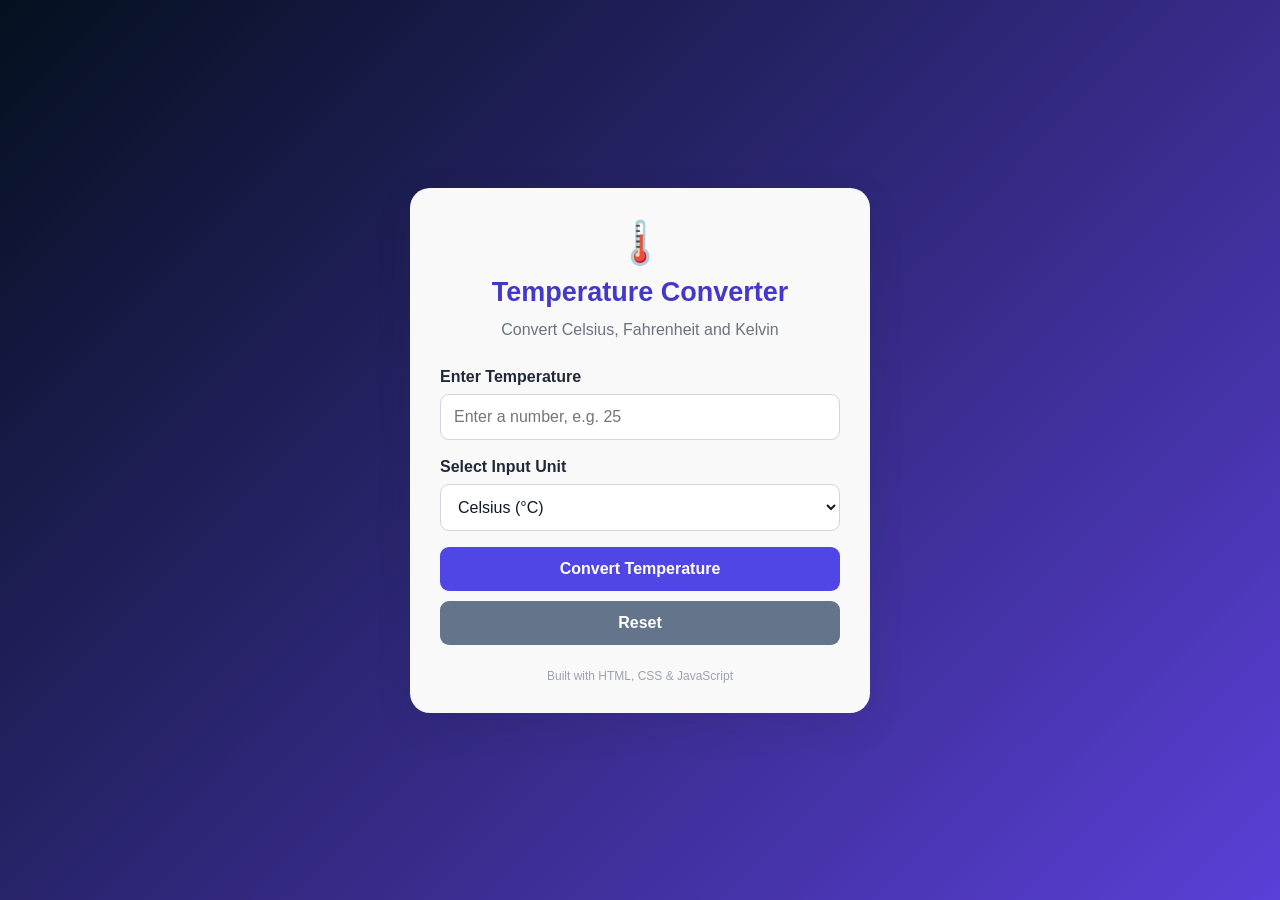
<file: WebDev-L1-TemperatureConverter/index.html>
<!DOCTYPE html>
<html lang="en">
<head>
    <meta charset="UTF-8">
    <meta name="viewport" content="width=device-width, initial-scale=1.0">
    <title>Temperature Converter</title>
    <link rel="stylesheet" href="style.css">
    <script src="script.js" defer></script>
</head>
<body>
    <main class="container">
        <div class="icon">🌡️</div>
        <h1>Temperature Converter</h1>
        <p class="subtitle">
            Convert Celsius, Fahrenheit and Kelvin
        </p>
        <form id="converterForm" novalidate>
            <label for="temperature">Enter Temperature</label>
            <input
                type="text"
                inputmode="decimal"
                id="temperature"
                placeholder="Enter a number, e.g. 25"
                autocomplete="off"
                aria-describedby="error"
            >
            <label for="unit">Select Input Unit</label>
            <select id="unit">
                <option value="C">Celsius (°C)</option>
                <option value="F">Fahrenheit (°F)</option>
                <option value="K">Kelvin (K)</option>
            </select>
            <p id="error" role="alert" aria-live="polite"></p>
            <button type="submit">Convert Temperature</button>
            <button type="button" id="resetBtn" class="reset-btn">
                Reset
            </button>
        </form>
        <section id="results" class="results" aria-live="polite" hidden>
            <h2>Conversion Results</h2>
            <div class="result-item">
                <span>Celsius</span>
                <strong id="celsius">--</strong>
            </div>
            <div class="result-item">
                <span>Fahrenheit</span>
                <strong id="fahrenheit">--</strong>
            </div>
            <div class="result-item">
                <span>Kelvin</span>
                <strong id="kelvin">--</strong>
            </div>
        </section>
        <footer>Built with HTML, CSS & JavaScript</footer>
    </main>
</body>
</html>
</file>
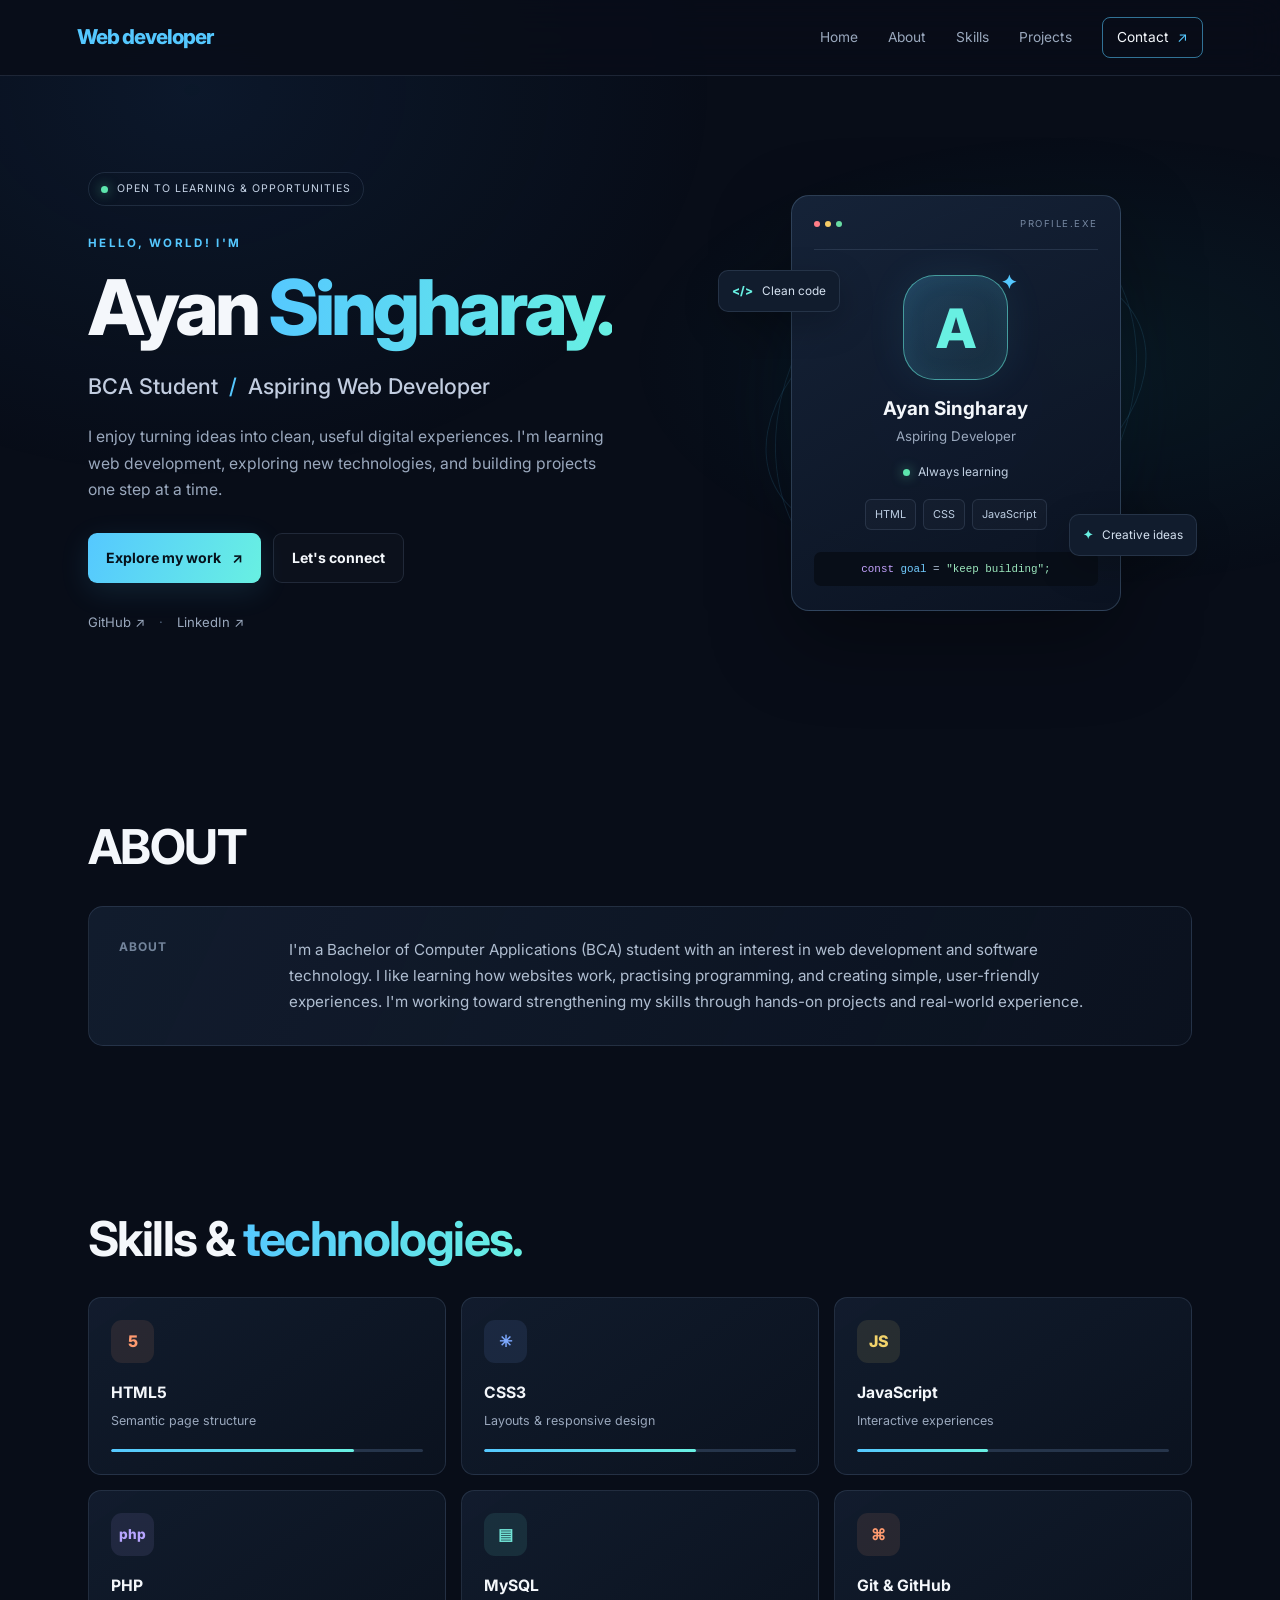
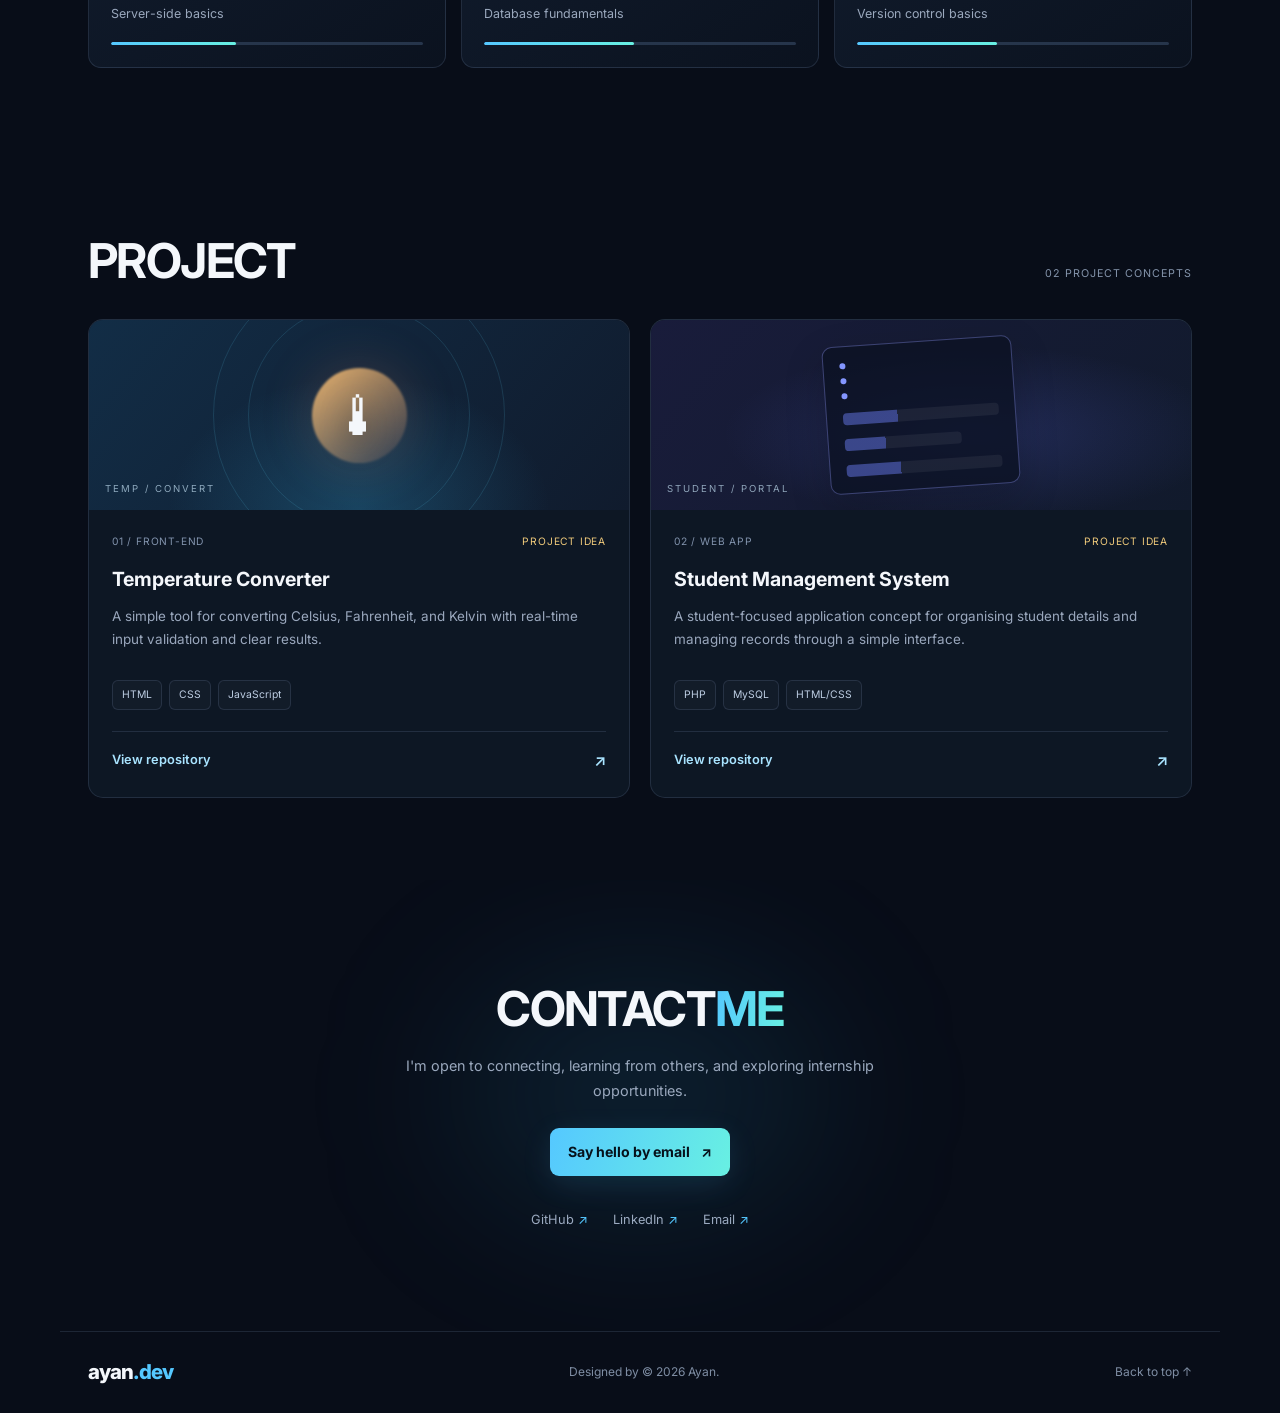
<file: WebDev-L1-PersonalPortfolio/ayan_portfolio/index.html>
<!DOCTYPE html>
<html lang="en">
<head>
  <meta charset="UTF-8">
  <meta name="viewport" content="width=device-width, initial-scale=1.0">
  <meta name="description" content="Ayan's personal portfolio website — skills, projects, and contact information.">
  <title>Ayan | Developer Portfolio</title>
  <link rel="preconnect" href="https://fonts.googleapis.com">
  <link rel="preconnect" href="https://fonts.gstatic.com" crossorigin>
  <link href="https://fonts.googleapis.com/css2?family=Inter:wght@400;500;600;700;800&display=swap" rel="stylesheet">
  <link rel="stylesheet" href="style.css">
</head>
<body>
  <header class="site-header">
    <a class="logo" href="#home" aria-label="Ayan Dev home"><span>Web developer</span></a>
    <button class="menu-toggle" id="menuToggle" aria-label="Open navigation" aria-expanded="false">☰</button>
    <nav class="nav" id="navMenu" aria-label="Main navigation">
      <a href="#home">Home</a>
      <a href="#about">About</a>
      <a href="#skills">Skills</a>
      <a href="#projects">Projects</a>
      <a class="nav-cta" href="#contact">Contact <span aria-hidden="true">↗</span></a>
    </nav>
  </header>
  <main>
    <section class="hero section-wrap" id="home">
      <div class="hero-copy">
        <div class="availability"><span class="pulse-dot"></span> OPEN TO LEARNING & OPPORTUNITIES</div>
        <p class="eyebrow">HELLO, WORLD! I'M</p>
        <h1>Ayan <span class="gradient-text">Singharay.</span></h1>
        <h2>BCA Student <span class="separator">/</span> Aspiring Web Developer</h2>
        <p class="hero-intro">I enjoy turning ideas into clean, useful digital experiences. I'm learning web development, exploring new technologies, and building projects one step at a time.</p>
        <div class="hero-actions">
          <a class="button button-primary" href="#projects">Explore my work <span aria-hidden="true">↗</span></a>
          <a class="button button-secondary" href="#contact">Let's connect</a>
        </div>
        <div class="social-row">
          <a href="https://github.com/YOUR_USERNAME" target="_blank" rel="noopener noreferrer">GitHub ↗</a>
          <span class="social-divider">·</span>
          <a href="https://www.linkedin.com/in/YOUR_USERNAME/" target="_blank" rel="noopener noreferrer">LinkedIn ↗</a>
        </div>
      </div>
      <div class="hero-visual" aria-label="Developer profile card">
        <div class="orbit orbit-one"></div>
        <div class="orbit orbit-two"></div>
        <div class="profile-card">
          <div class="card-top"><span class="window-dots"><i></i><i></i><i></i></span><span class="card-label">PROFILE.EXE</span></div>
          <div class="avatar">A<span class="avatar-spark">✦</span></div>
          <h3>Ayan Singharay</h3>
          <p class="profile-role">Aspiring Developer</p>
          <div class="profile-status"><span class="pulse-dot"></span> Always learning</div>
          <div class="profile-tags"><span>HTML</span><span>CSS</span><span>JavaScript</span></div>
          <div class="code-line"><span class="code-purple">const</span> <span class="code-blue">goal</span> = <span class="code-green">"keep building";</span></div>
        </div>
        <div class="floating-chip chip-code"><span>&lt;/&gt;</span> Clean code</div>
        <div class="floating-chip chip-light"><span>✦</span> Creative ideas</div>
      </div>
    </section>

    <section class="section-wrap section-block" id="about">
      <div class="section-heading">
        <h2>ABOUT<span class="gradient-text"ME</span></h2>
      </div>
      <div class="about-panel">
        <div class="about-mark"><span>ABOUT</span></div>
        <p>I'm a Bachelor of Computer Applications (BCA) student with an interest in web development and software technology. I like learning how websites work, practising programming, and creating simple, user-friendly experiences. I'm working toward strengthening my skills through hands-on projects and real-world experience.</p>
      </div>
    </section>
    <section class="section-wrap section-block" id="skills">
      <div class="section-heading">
        <h2>Skills & <span class="gradient-text">technologies.</span></h2>
      </div>
      <div class="skills-grid">
        <article class="skill-card"><div class="skill-icon icon-html">5</div><h3>HTML5</h3><p>Semantic page structure</p><div class="skill-track"><span style="width:78%"></span></div></article>
        <article class="skill-card"><div class="skill-icon icon-css">✳</div><h3>CSS3</h3><p>Layouts & responsive design</p><div class="skill-track"><span style="width:68%"></span></div></article>
        <article class="skill-card"><div class="skill-icon icon-js">JS</div><h3>JavaScript</h3><p>Interactive experiences</p><div class="skill-track"><span style="width:42%"></span></div></article>
        <article class="skill-card"><div class="skill-icon icon-php">php</div><h3>PHP</h3><p>Server-side basics</p><div class="skill-track"><span style="width:40%"></span></div></article>
        <article class="skill-card"><div class="skill-icon icon-db">▤</div><h3>MySQL</h3><p>Database fundamentals</p><div class="skill-track"><span style="width:48%"></span></div></article>
        <article class="skill-card"><div class="skill-icon icon-git">⌘</div><h3>Git & GitHub</h3><p>Version control basics</p><div class="skill-track"><span style="width:45%"></span></div></article>
      </div>
    </section>
    <section class="section-wrap section-block" id="projects">
      <div class="section-heading project-heading">
        <div><h2>PROJECT<span class="gradient-text"></span></h2></div>
        <span class="project-count">02 PROJECT CONCEPTS</span>
      </div>
      <div class="projects-grid">
        <article class="project-card">
          <div class="project-art temp-art"><div class="art-sun"></div><div class="thermo">🌡</div><span class="art-label">TEMP / CONVERT</span></div>
          <div class="project-body">
            <div class="project-meta"><span>01 / FRONT-END</span><span class="project-status">PROJECT IDEA</span></div>
            <h3>Temperature Converter</h3>
            <p>A simple tool for converting Celsius, Fahrenheit, and Kelvin with real-time input validation and clear results.</p>
            <div class="tag-list"><span>HTML</span><span>CSS</span><span>JavaScript</span></div>
            <a class="project-link" href="https://github.com/YOUR_USERNAME/temperature-converter" target="_blank" rel="noopener noreferrer">View repository <span>↗</span></a>
          </div>
        </article>
        <article class="project-card">
          <div class="project-art student-art"><div class="student-window"><span></span><span></span><span></span><div class="fake-row"></div><div class="fake-row short"></div><div class="fake-row"></div></div><span class="art-label">STUDENT / PORTAL</span></div>
          <div class="project-body">
            <div class="project-meta"><span>02 / WEB APP</span><span class="project-status">PROJECT IDEA</span></div>
            <h3>Student Management System</h3>
            <p>A student-focused application concept for organising student details and managing records through a simple interface.</p>
            <div class="tag-list"><span>PHP</span><span>MySQL</span><span>HTML/CSS</span></div>
            <a class="project-link" href="https://github.com/YOUR_USERNAME/student-management-system" target="_blank" rel="noopener noreferrer">View repository <span>↗</span></a>
          </div>
        </article>
      </div>
    </section>
    <section class="section-wrap section-block contact-section" id="contact">
      <div class="contact-glow"></div>
      <h2>CONTACT<span></span><span class="gradient-text"></b>ME</span></h2>
      <p class="contact-intro">I'm open to connecting, learning from others, and exploring internship opportunities.</p>
      <a class="button button-primary contact-button" href="mailto:ayansingharay190@gmail.com">Say hello by email <span aria-hidden="true">↗</span></a>
      <div class="contact-links">
        <a href="https://github.com/ayan2924">GitHub <span>↗</span></a>
        <a href="https://www.linkedin.com/in/ayan-singharay-03389a301?utm_source=share_via&utm_content=profile&utm_medium=member_android">LinkedIn <span>↗</span></a>
        <a href="mailto:ayansingharay190@gmail.com">Email <span>↗</span></a>
  </a>
      </div>
    </section>
  </main>
  <footer class="site-footer">
    <a class="logo" href="#home">ayan<span>.dev</span></a>
    <p>Designed by © <span id="year"></span> Ayan.</p>
    <a href="#home" class="back-top">Back to top ↑</a>
  </footer>
  <script src="script.js"></script>
</body>
</html>
</file>
<file: WebDev-L1-TemperatureConverter/style.css>
* {
    box-sizing: border-box;
}
body {
    margin: 0;
    min-height: 100vh;
    padding: 24px;
    display: flex;
    align-items: center;
    justify-content: center;
    font-family: Arial, Helvetica, sans-serif;
    background: linear-gradient(135deg, #04101e, #5b3fd7);
    color: #1f2937;
}
.container {
    width: 100%;
    max-width: 460px;
    padding: 30px;
    background: #faf9f9;
    border-radius: 20px;
    box-shadow: 0 12px 35px rgba(31, 41, 55, 0.13);
}
.icon {
    text-align: center;
    font-size: 42px;
    margin-bottom: 10px;
}
h1 {
    text-align: center;
    font-size: 27px;
    color: #4338ca;
    margin: 0 0 10px;
}
.subtitle {
    text-align: center;
    color: #6b7280;
    line-height: 1.5;
    margin: 0 0 26px;
}
label {
    display: block;
    margin: 18px 0 8px;
    font-weight: 600;
}
input,
select {
    width: 100%;
    padding: 13px;
    border: 1px solid #d1d5db;
    border-radius: 9px;
    font-size: 16px;
    background: white;
    color: #111827;
}
input:focus,
select:focus {
    outline: 2px solid #818cf8;
    border-color: #4f46e5;
}
input.invalid,
select.invalid {
    border-color: #dc2626;
}
#error {
    min-height: 0;
    margin: 8px 0 0;
    font-size: 14px;
    line-height: 1.5;
    color: #dc2626;
}
#error:empty {
    display: none;
}
button {
    width: 100%;
    padding: 13px;
    margin-top: 16px;
    border: none;
    border-radius: 9px;
    background: #4f46e5;
    color: white;
    font-size: 16px;
    font-weight: 600;
    cursor: pointer;
    transition: background 0.2s;
}
button:hover {
    background: #3730a3;
}
button:focus-visible {
    outline: 3px solid #a5b4fc;
    outline-offset: 3px;
}
.reset-btn {
    margin-top: 10px;
    background: #64748b;
}
.reset-btn:hover {
    background: #475569;
}
.results {
    margin-top: 25px;
    padding: 18px;
    border-radius: 12px;
    background: #f5f3ff;
}
.results h2 {
    text-align: center;
    font-size: 20px;
    color: #4338ca;
    margin: 0 0 10px;
}
.result-item {
    display: flex;
    justify-content: space-between;
    align-items: center;
    gap: 12px;
    padding: 14px 0;
    border-bottom: 1px solid #ddd6fe;
}
.result-item:last-child {
    border-bottom: none;
}
.result-item strong {
    color: #312e81;
    text-align: right;
    overflow-wrap: anywhere;
}
[hidden] {
    display: none !important;
}
footer {
    margin-top: 24px;
    text-align: center;
    font-size: 12px;
    color: #9ca3af;
}
@media (max-width: 480px) {
    body {
        padding: 14px;
    }
    .container {
        padding: 22px;
    }

    h1 {
        font-size: 23px;
    }
}
</file>
<file: WebDev-L1-PersonalPortfolio/ayan_portfolio/style.css>
@import url('https://fonts.googleapis.com/css2?family=Inter:wght@400;500;600;700;800&display=swap');

:root {
  --bg: #080d18;
  --surface: #101827;
  --surface-2: #141f32;
  --text: #f4f7fb;
  --muted: #9aa8bd;
  --blue: #55c8ff;
  --cyan: #68f0e2;
  --border: rgba(155, 183, 219, .15);
  --max-width: 1160px;
* { box-sizing: border-box; margin: 0; padding: 0; }
html { scroll-behavior: smooth; scroll-padding-top: 90px; }
body { font-family: 'Inter', sans-serif; color: var(--text); background: var(--bg); line-height: 1.7; overflow-x: hidden; }
body::before { content: ""; position: fixed; inset: 0; pointer-events: none; z-index: -1; background: radial-gradient(ellipse at 15% 10%, rgba(36, 99, 170, .13), transparent 34%), radial-gradient(ellipse at 85% 40%, rgba(24, 180, 184, .07), transparent 30%); }
a { color: inherit; text-decoration: none; }
button { font: inherit; }
.site-header { width: 100%; position: sticky; top: 0; z-index: 20; display: flex; align-items: center; justify-content: space-between; padding: 17px max(6%, calc((100% - var(--max-width))/2)); border-bottom: 1px solid var(--border); background: rgba(8, 13, 24, .88); backdrop-filter: blur(18px); }
.logo { font-size: 1.28rem; font-weight: 800; letter-spacing: -1px; }
.logo span { color: var(--blue); }
.nav { display: flex; align-items: center; gap: 30px; }
.nav a { color: var(--muted); font-size: .86rem; transition: color .2s ease; }
.nav a:hover, .social-row a:hover, .contact-links a:hover { color: var(--blue); }
.nav .nav-cta { border: 1px solid rgba(85, 200, 255, .55); color: var(--text); padding: 8px 14px; border-radius: 8px; }
.nav-cta span { color: var(--blue); margin-left: 4px; }
.menu-toggle { display: none; color: var(--text); background: transparent; border: 1px solid var(--border); border-radius: 8px; padding: 5px 10px; font-size: 1.35rem; cursor: pointer; }
.section-wrap { max-width: var(--max-width); margin: 0 auto; padding-left: 28px; padding-right: 28px; }
.hero { min-height: 660px; display: grid; grid-template-columns: 1.1fr .9fr; align-items: center; gap: 55px; padding-top: 78px; padding-bottom: 85px; }
.availability { display: inline-flex; align-items: center; gap: 9px; border: 1px solid var(--border); border-radius: 100px; padding: 7px 12px; margin-bottom: 28px; color: #c5d3e6; font-size: .66rem; letter-spacing: 1px; }
.pulse-dot { width: 7px; height: 7px; display: inline-block; border-radius: 50%; background: #5de5ad; box-shadow: 0 0 12px rgba(93, 229, 173, .65); flex-shrink: 0; }
.eyebrow { color: var(--blue); font-size: .72rem; font-weight: 700; letter-spacing: 2.3px; margin-bottom: 13px; }
.hero h1 { font-size: clamp(3.2rem, 6vw, 5.25rem); line-height: 1.06; letter-spacing: -4px; font-weight: 800; }
.gradient-text { background: linear-gradient(100deg, var(--blue), var(--cyan)); -webkit-background-clip: text; background-clip: text; color: transparent; }
.hero h2 { color: #c2cde0; font-size: clamp(1.05rem, 2vw, 1.35rem); font-weight: 500; margin-top: 20px; }
.separator { color: var(--blue); padding: 0 5px; }
.hero-intro { max-width: 525px; color: var(--muted); margin-top: 19px; font-size: .98rem; }
.hero-actions { display: flex; flex-wrap: wrap; gap: 12px; margin-top: 29px; }
.button { display: inline-flex; align-items: center; justify-content: center; gap: 11px; padding: 12px 18px; border-radius: 9px; font-size: .88rem; font-weight: 700; transition: transform .2s, box-shadow .2s, border-color .2s; }
.button:hover { transform: translateY(-3px); }
.button-primary { color: #06111b; background: linear-gradient(110deg, var(--blue), var(--cyan)); box-shadow: 0 8px 30px rgba(85, 200, 255, .12); }
.button-primary:hover { box-shadow: 0 12px 35px rgba(85, 200, 255, .24); }
.button-secondary { border: 1px solid var(--border); background: rgba(255,255,255,.02); }
.button-secondary:hover { border-color: rgba(85,200,255,.6); }
.social-row { display: flex; align-items: center; gap: 14px; margin-top: 28px; color: var(--muted); font-size: .82rem; }
.social-divider { color: #53647c; }
.hero-visual { min-height: 390px; display: grid; place-items: center; position: relative; isolation: isolate; }
.hero-visual::before { content: ""; position: absolute; width: 270px; height: 270px; border-radius: 50%; background: rgba(40, 150, 219, .15); filter: blur(60px); z-index: -1; }
.orbit { position: absolute; border: 1px solid rgba(85, 200, 255, .13); border-radius: 50%; transform: rotate(-23deg); }
.orbit-one { width: 400px; height: 250px; }
.orbit-two { width: 330px; height: 420px; transform: rotate(35deg); }
.profile-card { position: relative; width: min(330px, 90%); padding: 20px 22px 24px; text-align: center; border: 1px solid rgba(137, 178, 220, .24); border-radius: 18px; background: linear-gradient(150deg, rgba(22, 36, 57, .96), rgba(11, 19, 33, .96)); box-shadow: 0 30px 80px rgba(0,0,0,.35); }
.card-top { display: flex; align-items: center; justify-content: space-between; padding-bottom: 17px; border-bottom: 1px solid var(--border); }
.window-dots { display: flex; gap: 5px; }
.window-dots i { display: block; width: 6px; height: 6px; border-radius: 50%; background: #536781; }
.window-dots i:first-child { background: #ff7d87; }.window-dots i:nth-child(2) { background: #f6cb66; }.window-dots i:nth-child(3) { background: #68dca3; }
.card-label { color: #7587a1; font-size: .6rem; letter-spacing: 1.5px; }
.avatar { position: relative; display: grid; place-items: center; width: 105px; height: 105px; margin: 25px auto 13px; border-radius: 32px; border: 1px solid rgba(104,240,226,.55); background: linear-gradient(140deg, rgba(85,200,255,.2), rgba(104,240,226,.08)); color: var(--cyan); font-size: 3.4rem; font-weight: 800; box-shadow: inset 0 0 25px rgba(85,200,255,.08), 0 0 40px rgba(85,200,255,.08); }
.avatar-spark { position: absolute; top: -10px; right: -10px; font-size: 1.2rem; color: var(--blue); }
.profile-card h3 { font-size: 1.18rem; }
.profile-role { color: var(--muted); font-size: .83rem; }
.profile-status { display: flex; justify-content: center; align-items: center; gap: 8px; margin: 14px 0 17px; color: #c1d0e3; font-size: .75rem; }
.profile-tags { display: flex; justify-content: center; gap: 7px; }
.profile-tags span, .tag-list span { padding: 5px 9px; border: 1px solid var(--border); border-radius: 6px; background: rgba(255,255,255,.025); color: #bdcee3; font-size: .68rem; }
.code-line { margin-top: 22px; padding: 11px 9px; border-radius: 7px; background: #080e18; color: #b7c7dc; font: .68rem ui-monospace, SFMono-Regular, Consolas, monospace; }
.code-purple { color: #c5a3ff; }.code-blue { color: #72ccff; }.code-green { color: #9ce7bd; }
.floating-chip { position: absolute; display: flex; align-items: center; gap: 9px; padding: 10px 13px; border: 1px solid var(--border); border-radius: 10px; background: #111c2d; box-shadow: 0 12px 35px rgba(0,0,0,.22); color: #d5e1f0; font-size: .74rem; }
.floating-chip span { color: var(--cyan); font-weight: 800; }
.chip-code { left: -2px; top: 75px; }.chip-light { right: -5px; bottom: 55px; }
.section-block { padding-top: 82px; padding-bottom: 82px; }
.section-heading { margin-bottom: 30px; }
.section-heading h2, .contact-section h2 { font-size: clamp(2rem, 4vw, 3rem); line-height: 1.2; letter-spacing: -1.6px; }
.section-subtitle { color: var(--muted); margin-top: 12px; font-size: .9rem; }
.about-panel { display: grid; grid-template-columns: 145px 1fr; gap: 25px; padding: 30px; border: 1px solid var(--border); border-radius: 15px; background: linear-gradient(115deg, rgba(19,30,48,.9), rgba(12,20,34,.72)); }
.about-mark { color: var(--blue); font-size: .75rem; font-weight: 700; letter-spacing: 1px; }.about-mark span { color: #73849b; }
.about-panel p { max-width: 800px; color: #b0bed1; font-size: .95rem; }
.skills-grid { display: grid; grid-template-columns: repeat(3, minmax(0,1fr)); gap: 15px; }
.skill-card { padding: 22px; border: 1px solid var(--border); border-radius: 13px; background: linear-gradient(145deg, rgba(19,30,48,.88), rgba(12,19,32,.9)); transition: transform .22s, border-color .22s, background .22s; }
.skill-card:hover, .project-card:hover { transform: translateY(-5px); border-color: rgba(85,200,255,.5); background-color: #142239; }
.skill-icon { display: grid; place-items: center; width: 43px; height: 43px; margin-bottom: 17px; border-radius: 11px; font-weight: 800; font-size: 1rem; background: rgba(85,200,255,.1); color: var(--blue); }
.icon-html { color: #ff9b70; background: rgba(255,155,112,.1); }.icon-css { color: #7da9ff; background: rgba(125,169,255,.1); }.icon-js { color: #f2d36b; background: rgba(242,211,107,.1); }.icon-php { color: #b7a5ff; background: rgba(183,165,255,.1); font-size: .85rem; }.icon-db { color: #71e4d6; background: rgba(113,228,214,.1); }.icon-git { color: #ff9b70; background: rgba(255,155,112,.1); }
.skill-card h3 { font-size: .98rem; }.skill-card p { color: var(--muted); font-size: .78rem; margin-top: 3px; }
.skill-track { height: 3px; background: #26354b; border-radius: 20px; margin-top: 18px; overflow: hidden; }.skill-track span { display: block; height: 100%; background: linear-gradient(90deg, var(--blue), var(--cyan)); border-radius: inherit; }
.small-note { margin-top: 17px; color: #77879d; font-size: .76rem; }
.project-heading { display: flex; justify-content: space-between; align-items: end; gap: 20px; }.project-count { color: #8494ab; font-size: .67rem; letter-spacing: 1px; padding-bottom: 6px; }
.projects-grid { display: grid; grid-template-columns: repeat(2, minmax(0,1fr)); gap: 20px; }
.project-card { overflow: hidden; border: 1px solid var(--border); border-radius: 15px; background: rgba(15,24,39,.92); transition: transform .22s, border-color .22s; }
.project-art { height: 190px; position: relative; display: grid; place-items: center; overflow: hidden; }
.temp-art { background: radial-gradient(ellipse at 50% 100%, rgba(49,172,224,.25), transparent 50%), linear-gradient(130deg, #122d46, #101b2d); }
.temp-art::before, .temp-art::after { content: ""; position: absolute; width: 220px; height: 220px; border: 1px solid rgba(94,213,246,.14); border-radius: 50%; }.temp-art::after { width: 290px; height: 290px; }
.art-sun { position: absolute; width: 95px; height: 95px; border-radius: 50%; background: linear-gradient(140deg, rgba(255,194,117,.9), rgba(255,128,128,.1)); filter: blur(1px); box-shadow: 0 0 55px rgba(255,155,112,.18); }
.thermo { z-index: 1; font-size: 3.4rem; filter: drop-shadow(0 7px 15px rgba(0,0,0,.3)); }
.art-label { position: absolute; bottom: 13px; left: 16px; color: rgba(195,224,242,.7); font-size: .6rem; letter-spacing: 2px; }
.student-art { background: radial-gradient(ellipse at 60% 60%, rgba(92,110,241,.2), transparent 55%), linear-gradient(130deg, #191c3b, #111a2c); }
.student-window { display: flex; flex-direction: column; gap: 9px; width: 190px; padding: 16px; border: 1px solid rgba(147,155,255,.35); border-radius: 10px; background: rgba(12,18,35,.8); box-shadow: 0 15px 40px rgba(0,0,0,.2); transform: rotate(-4deg); }
.student-window > span { display: inline-block; width: 6px; height: 6px; border-radius: 50%; background: #8496ff; margin-right: 2px; }
.fake-row { height: 12px; border-radius: 4px; background: linear-gradient(90deg, rgba(112,131,255,.45) 35%, rgba(255,255,255,.06) 35%); margin-top: 5px; }.fake-row.short { width: 75%; }
.project-body { padding: 23px; }.project-meta { display: flex; justify-content: space-between; flex-wrap: wrap; gap: 8px; color: #8294ad; font-size: .64rem; letter-spacing: .8px; }.project-status { color: #f0cb7b; }
.project-body h3 { font-size: 1.22rem; margin-top: 12px; }.project-body > p { color: var(--muted); font-size: .84rem; margin-top: 9px; min-height: 58px; }
.tag-list { display: flex; flex-wrap: wrap; gap: 7px; margin: 17px 0 21px; }.tag-list span { font-size: .65rem; }
.project-link { display: flex; align-items: center; justify-content: space-between; padding-top: 15px; border-top: 1px solid var(--border); color: #a9e4ff; font-size: .8rem; font-weight: 600; }.project-link span { font-size: 1rem; }
.contact-section { position: relative; text-align: center; overflow: hidden; padding-top: 100px; padding-bottom: 100px; }.contact-glow { position: absolute; z-index: -1; left: 50%; top: 20%; width: 370px; height: 250px; transform: translateX(-50%); background: rgba(38,151,202,.13); filter: blur(80px); border-radius: 50%; }
.contact-section .eyebrow { margin-bottom: 17px; }.contact-intro { max-width: 500px; color: var(--muted); margin: 17px auto 25px; font-size: .9rem; }.contact-button { margin: 0 auto; }
.contact-links { display: flex; justify-content: center; flex-wrap: wrap; gap: 25px; margin-top: 33px; color: #9baac0; font-size: .8rem; }.contact-links span { color: var(--blue); }
.site-footer { max-width: var(--max-width); margin: 0 auto; padding: 23px 28px; border-top: 1px solid var(--border); display: flex; align-items: center; justify-content: space-between; gap: 18px; }.site-footer p, .back-top { color: #7f8ea4; font-size: .75rem; }.back-top:hover { color: var(--blue); }
@media (max-width: 850px) {
  .hero { gap: 25px; grid-template-columns: 1fr .85fr; }.hero h1 { font-size: clamp(3rem, 6.3vw, 4.2rem); letter-spacing: -3px; }.hero-visual { transform: scale(.92); }.chip-code { left: -8px; }.chip-light { right: -10px; }
  .section-wrap { padding-left: 24px; padding-right: 24px; }
}
@media (max-width: 700px) {
  .site-header { padding: 14px 22px; }.menu-toggle { display: block; }.nav { display: none; position: absolute; top: 100%; left: 0; right: 0; padding: 18px 22px 22px; flex-direction: column; align-items: stretch; gap: 0; background: rgba(10,17,29,.98); border-bottom: 1px solid var(--border); }.nav.open { display: flex; }.nav a { padding: 11px 2px; }.nav .nav-cta { margin-top: 7px; text-align: center; }
  .hero { grid-template-columns: 1fr; padding-top: 70px; padding-bottom: 55px; gap: 20px; }.hero h1 { font-size: clamp(3.1rem, 12vw, 4.4rem); }.hero-visual { min-height: 390px; transform: none; margin-top: 5px; }.orbit-one { width: 330px; }.orbit-two { height: 370px; }.chip-code { left: 0; }.chip-light { right: 0; }
  .section-block { padding-top: 60px; padding-bottom: 60px; }.skills-grid { grid-template-columns: repeat(2, minmax(0,1fr)); }.about-panel { grid-template-columns: 1fr; gap: 13px; padding: 23px; }.projects-grid { grid-template-columns: 1fr; }.project-art { height: 175px; }.project-body > p { min-height: 0; }.project-heading { align-items: start; flex-direction: column; gap: 10px; }.site-footer { padding: 22px; flex-wrap: wrap; }.site-footer p { order: 3; width: 100%; }
}
@media (max-width: 430px) {
  .section-wrap { padding-left: 19px; padding-right: 19px; }.availability { font-size: .57rem; letter-spacing: .7px; }.hero h1 { letter-spacing: -2.5px; }.hero h2 { line-height: 1.5; }.hero-intro { font-size: .9rem; }.hero-visual { transform: scale(.96); margin-left: -8px; margin-right: -8px; }.profile-card { padding-left: 17px; padding-right: 17px; }.floating-chip { font-size: .65rem; padding: 8px 10px; }.chip-code { left: -3px; }.chip-light { right: -3px; }.skills-grid { gap: 10px; }.skill-card { padding: 16px; }.section-heading h2, .contact-section h2 { letter-spacing: -1px; }.contact-links { gap: 17px; }
}
@media (prefers-reduced-motion: reduce) {
  html { scroll-behavior: auto; }
  *, *::before, *::after { animation-duration: .01ms !important; transition-duration: .01ms !important; }
}
</file>
